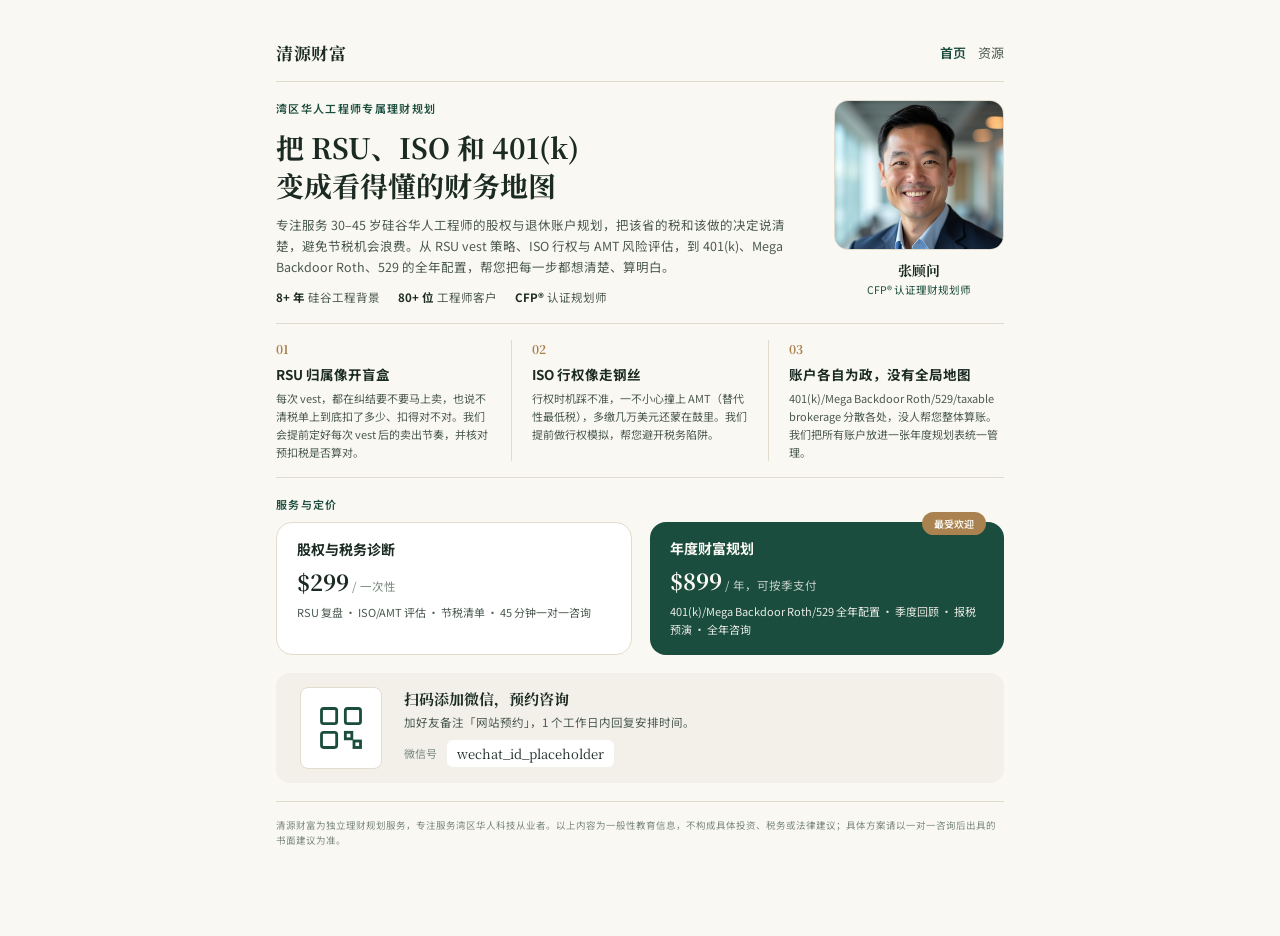
<file: index.html>
<!doctype html>
<html lang="zh">
<head>
<meta charset="utf-8">
<meta name="viewport" content="width=device-width, initial-scale=1">
<title>清源财富 · 湾区华人工程师专属理财规划</title>
<link rel="stylesheet" href="./styles.css">
</head>
<body>

<div style="max-width:816px;margin:0 auto;padding:40px 44px 88px;display:flex;flex-direction:column;gap:18px;">

  <header class="qy-header">
    <div class="p-serif qy-header__brand">清源财富</div>
    <div style="display:flex;align-items:center;gap:16px;">
      <nav style="display:flex;align-items:center;gap:12px;">
        <a href="./index.html" class="qy-nav-link is-active">首页</a>
        <a href="./resources.html" class="qy-nav-link">资源</a>
      </nav>
    </div>
  </header>

  <section style="display:flex;gap:26px;">
    <div style="flex:1;display:flex;flex-direction:column;justify-content:center;">
      <div style="font-size:11px;font-weight:600;letter-spacing:0.12em;text-transform:uppercase;color:var(--color-accent);margin-bottom:12px;">湾区华人工程师专属理财规划</div>
      <h1 class="p-serif" style="font-size:28px;line-height:1.36;margin:0 0 10px;font-weight:700;">把 RSU、ISO 和 401(k)<br>变成看得懂的财务地图</h1>
      <p style="font-size:12.5px;line-height:1.68;color:var(--color-ink-secondary);margin:0 0 12px;">专注服务 30–45 岁硅谷华人工程师的股权与退休账户规划，把该省的税和该做的决定说清楚，避免节税机会浪费。从 RSU vest 策略、ISO 行权与 AMT 风险评估，到 401(k)、Mega Backdoor Roth、529 的全年配置，帮您把每一步都想清楚、算明白。</p>
      <div style="display:flex;gap:18px;font-size:11.5px;color:var(--color-ink-secondary);">
        <span><strong style="color:var(--color-ink);">8+ 年</strong> 硅谷工程背景</span>
        <span><strong style="color:var(--color-ink);">80+ 位</strong> 工程师客户</span>
        <span><strong style="color:var(--color-ink);">CFP&#174;</strong> 认证规划师</span>
      </div>
    </div>
    <div style="width:170px;flex-shrink:0;display:flex;flex-direction:column;align-items:center;">
      <div style="width:170px;height:150px;border-radius:var(--radius-md);overflow:hidden;border:1px solid var(--color-border);">
        <img src="./assets/advisor-photo.jpg" alt="张顾问" style="width:100%;height:100%;object-fit:cover;object-position:50% 12%;display:block;">
      </div>
      <div class="p-serif" style="font-size:14px;font-weight:700;margin-top:10px;">张顾问</div>
      <div style="font-size:10.5px;color:var(--color-accent);text-align:center;margin-top:2px;">CFP&#174; 认证理财规划师</div>
    </div>
  </section>

  <section style="border-top:1px solid var(--color-border);border-bottom:1px solid var(--color-border);padding:16px 0;display:flex;gap:20px;">
    <div style="flex:1;">
      <div class="p-serif" style="font-size:12px;font-weight:700;color:var(--color-gold);margin-bottom:7px;">01</div>
      <h3 style="font-size:13.5px;font-weight:700;margin:0 0 6px;">RSU 归属像开盲盒</h3>
      <p style="font-size:11px;line-height:1.62;color:var(--color-ink-secondary);margin:0;">每次 vest，都在纠结要不要马上卖，也说不清税单上到底扣了多少、扣得对不对。我们会提前定好每次 vest 后的卖出节奏，并核对预扣税是否算对。</p>
    </div>
    <div style="flex:1;border-left:1px solid var(--color-border);padding-left:20px;">
      <div class="p-serif" style="font-size:12px;font-weight:700;color:var(--color-gold);margin-bottom:7px;">02</div>
      <h3 style="font-size:13.5px;font-weight:700;margin:0 0 6px;">ISO 行权像走钢丝</h3>
      <p style="font-size:11px;line-height:1.62;color:var(--color-ink-secondary);margin:0;">行权时机踩不准，一不小心撞上 AMT（替代性最低税），多缴几万美元还蒙在鼓里。我们提前做行权模拟，帮您避开税务陷阱。</p>
    </div>
    <div style="flex:1;border-left:1px solid var(--color-border);padding-left:20px;">
      <div class="p-serif" style="font-size:12px;font-weight:700;color:var(--color-gold);margin-bottom:7px;">03</div>
      <h3 style="font-size:13.5px;font-weight:700;margin:0 0 6px;">账户各自为政，没有全局地图</h3>
      <p style="font-size:11px;line-height:1.62;color:var(--color-ink-secondary);margin:0;">401(k)&#47;Mega Backdoor Roth&#47;529&#47;taxable brokerage 分散各处，没人帮您整体算账。我们把所有账户放进一张年度规划表统一管理。</p>
    </div>
  </section>

  <section style="display:flex;flex-direction:column;">
    <div style="font-size:11px;font-weight:600;letter-spacing:0.12em;text-transform:uppercase;color:var(--color-accent);margin-bottom:10px;">服务与定价</div>
    <div style="display:flex;gap:18px;">
      <div style="flex:1;background:var(--color-surface);border:1px solid var(--color-border);border-radius:var(--radius-lg);padding:16px 20px;display:flex;flex-direction:column;gap:7px;">
        <div style="font-size:14px;font-weight:700;">股权与税务诊断</div>
        <div><span class="p-serif" style="font-size:22px;font-weight:700;">$299</span><span style="font-size:11.5px;color:var(--color-ink-muted);"> &#47; 一次性</span></div>
        <div style="font-size:11px;line-height:1.6;color:var(--color-ink-secondary);">RSU 复盘 &#183; ISO&#47;AMT 评估 &#183; 节税清单 &#183; 45 分钟一对一咨询</div>
      </div>
      <div style="flex:1;background:var(--color-accent);color:var(--color-bg-page);border-radius:var(--radius-lg);padding:16px 20px;display:flex;flex-direction:column;gap:7px;position:relative;">
        <div style="position:absolute;top:-10px;right:18px;background:var(--color-gold);color:var(--color-bg-page);font-size:10px;font-weight:600;padding:4px 12px;border-radius:var(--radius-pill);">最受欢迎</div>
        <div style="font-size:14px;font-weight:700;">年度财富规划</div>
        <div><span class="p-serif" style="font-size:22px;font-weight:700;">$899</span><span style="font-size:11.5px;opacity:0.75;"> &#47; 年，可按季支付</span></div>
        <div style="font-size:11px;line-height:1.6;opacity:0.92;">401(k)&#47;Mega Backdoor Roth&#47;529 全年配置 &#183; 季度回顾 &#183; 报税预演 &#183; 全年咨询</div>
      </div>
    </div>
  </section>

  <section style="display:flex;align-items:center;gap:22px;background:var(--color-bg-alt);border-radius:var(--radius-md);padding:14px 24px;">
    <div style="width:82px;height:82px;background:var(--color-surface);border:1px solid var(--color-border);border-radius:var(--radius-sm);display:flex;align-items:center;justify-content:center;flex-shrink:0;">
      <svg width="52" height="52" viewBox="0 0 24 24" fill="none"><rect x="3" y="3" width="7" height="7" rx="1" stroke="#1B4D3E" stroke-width="1.3"/><rect x="14" y="3" width="7" height="7" rx="1" stroke="#1B4D3E" stroke-width="1.3"/><rect x="3" y="14" width="7" height="7" rx="1" stroke="#1B4D3E" stroke-width="1.3"/><rect x="14" y="14" width="3" height="3" stroke="#1B4D3E" stroke-width="1.3"/><rect x="18" y="18" width="3" height="3" stroke="#1B4D3E" stroke-width="1.3"/></svg>
    </div>
    <div style="flex:1;">
      <div class="p-serif" style="font-size:15px;font-weight:700;margin-bottom:4px;">扫码添加微信，预约咨询</div>
      <div style="font-size:11.5px;color:var(--color-ink-secondary);line-height:1.6;margin-bottom:8px;">加好友备注「网站预约」，1 个工作日内回复安排时间。</div>
      <div style="display:flex;align-items:center;gap:10px;">
        <span style="font-size:11px;color:var(--color-ink-muted);">微信号</span>
        <span class="p-serif" style="font-size:13px;background:var(--color-surface);padding:4px 10px;border-radius:6px;">wechat_id_placeholder</span>
      </div>
    </div>
  </section>

  <footer class="qy-footer">
    清源财富为独立理财规划服务，专注服务湾区华人科技从业者。以上内容为一般性教育信息，不构成具体投资、税务或法律建议；具体方案请以一对一咨询后出具的书面建议为准。
  </footer>

</div>

</body>
</html>
</file>
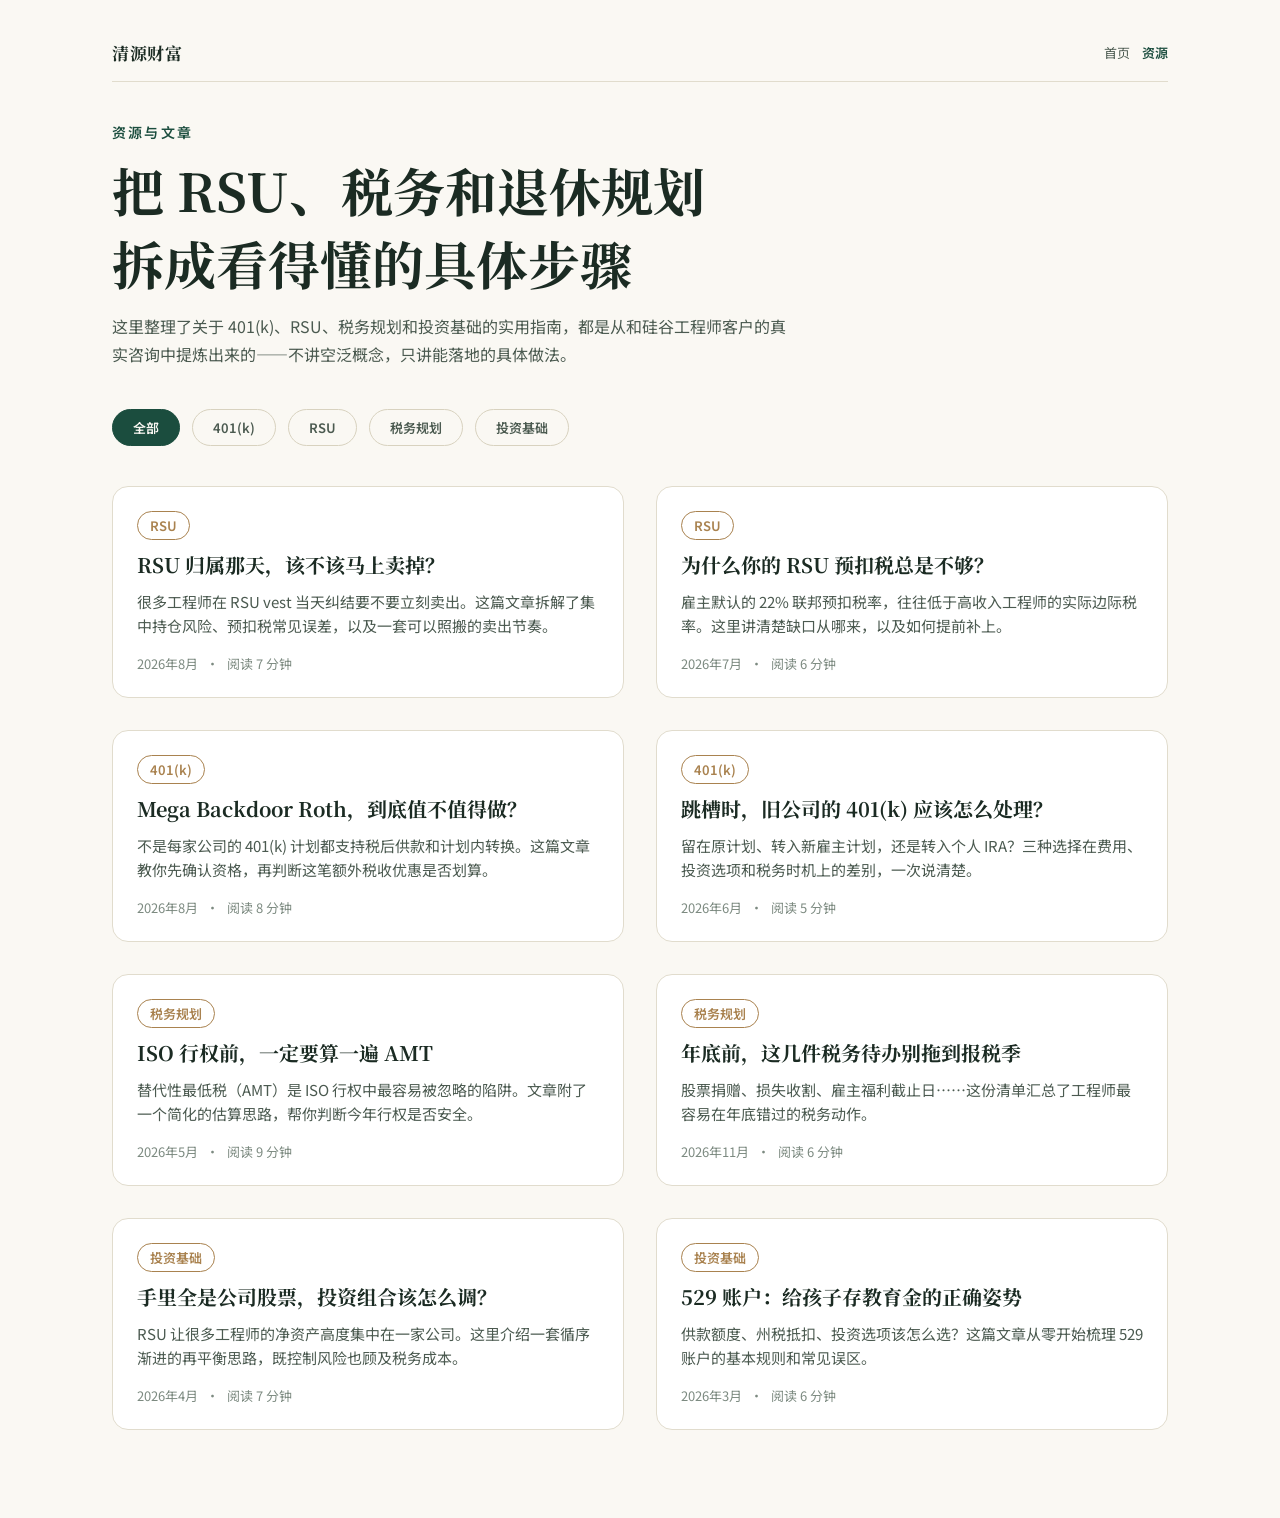
<file: resources.html>
<!doctype html>
<html lang="zh">
<head>
<meta charset="utf-8">
<meta name="viewport" content="width=device-width, initial-scale=1">
<title>清源财富 · 资源与文章</title>
<link rel="stylesheet" href="./styles.css">
</head>
<body>

<div style="max-width:1200px;margin:0 auto;padding:40px 72px 88px;display:flex;flex-direction:column;gap:40px;">

  <header class="qy-header">
    <div class="p-serif qy-header__brand">清源财富</div>
    <div style="display:flex;align-items:center;gap:16px;">
      <nav style="display:flex;align-items:center;gap:12px;">
        <a href="./index.html" class="qy-nav-link">首页</a>
        <a href="./resources.html" class="qy-nav-link is-active">资源</a>
      </nav>
    </div>
  </header>

  <section style="display:flex;flex-direction:column;gap:12px;">
    <div style="font-size:14px;font-weight:600;letter-spacing:0.16em;text-transform:uppercase;color:var(--color-accent);">资源与文章</div>
    <h1 class="p-serif" style="font-size:var(--text-h1-size);line-height:var(--text-h1-line);font-weight:700;margin:0;">把 RSU、税务和退休规划<br>拆成看得懂的具体步骤</h1>
    <p style="font-size:16px;line-height:1.8;color:var(--color-ink-secondary);max-width:680px;margin:0;">这里整理了关于 401(k)、RSU、税务规划和投资基础的实用指南，都是从和硅谷工程师客户的真实咨询中提炼出来的——不讲空泛概念，只讲能落地的具体做法。</p>
  </section>

  <div id="qy-tabs" style="display:flex;gap:12px;flex-wrap:wrap;"></div>

  <div id="qy-grid" class="qy-grid"></div>

</div>

<script src="./resources.js"></script>
</body>
</html>
</file>
<file: styles.css>
@import url("./tokens.css");
@import url("https://fonts.googleapis.com/css2?family=Noto+Serif+SC:wght@400;600;700&family=Noto+Sans+SC:wght@400;500;700&display=swap");

* {
  box-sizing: border-box;
}

body {
  margin: 0;
  background: var(--color-bg-page);
  color: var(--color-ink);
  font-family: var(--font-sans);
}

.p-serif {
  font-family: var(--font-serif);
}

a {
  color: inherit;
}

/* ---------- shared header / footer ---------- */

.qy-header {
  display: flex;
  align-items: center;
  justify-content: space-between;
  border-bottom: 1px solid var(--color-border);
  padding-bottom: var(--space-4);
}

.qy-header__brand {
  font-size: 17px;
  font-weight: 700;
  letter-spacing: 0.03em;
}

.qy-header__tagline {
  font-size: 11px;
  color: var(--color-ink-muted);
}

.qy-footer {
  border-top: 1px solid var(--color-border);
  padding-top: var(--space-4);
  font-size: 9.5px;
  color: var(--color-ink-muted);
  line-height: 1.6;
}

/* ---------- resources page ---------- */

.qy-tab {
  border: none;
  cursor: pointer;
  font-family: var(--font-sans);
  font-size: 13px;
  font-weight: 600;
  padding: 8px 20px;
  border-radius: var(--radius-pill);
  background: transparent;
  border: 1px solid var(--color-border-control);
  color: var(--color-ink-secondary);
  transition: background 0.15s ease, color 0.15s ease, border-color 0.15s ease;
}

.qy-tab:hover {
  border-color: var(--color-accent);
  color: var(--color-accent);
}

.qy-tab.is-active {
  background: var(--color-accent);
  border-color: var(--color-accent);
  color: var(--color-bg-page);
}

.qy-tab.is-active:hover {
  color: var(--color-bg-page);
}

.qy-card {
  background: var(--color-surface);
  border: 1px solid var(--color-border);
  border-radius: var(--radius-lg);
  padding: var(--space-6);
  display: flex;
  flex-direction: column;
  gap: var(--space-3);
}

.qy-card__tag {
  display: inline-flex;
  align-self: flex-start;
  padding: 4px 12px;
  border: 1px solid var(--color-gold);
  border-radius: var(--radius-pill);
  font-size: 13px;
  font-weight: 600;
  color: var(--color-gold);
}

.qy-card__title {
  margin: 0;
  font-size: var(--text-h3-size);
  line-height: var(--text-h3-line);
  font-weight: 700;
}

.qy-card__excerpt {
  margin: 0;
  font-size: var(--text-body-tight-size);
  line-height: var(--text-body-tight-line);
  color: var(--color-ink-secondary);
  display: -webkit-box;
  -webkit-line-clamp: 2;
  -webkit-box-orient: vertical;
  overflow: hidden;
}

.qy-card__meta {
  display: flex;
  align-items: center;
  gap: var(--space-2);
  font-size: var(--text-caption-size);
  color: var(--color-ink-muted);
  margin-top: var(--space-1);
}

.qy-grid {
  display: grid;
  grid-template-columns: repeat(2, minmax(0, 1fr));
  gap: var(--space-8);
}

@media (max-width: 720px) {
  .qy-grid {
    grid-template-columns: 1fr;
  }
}

.qy-nav-link {
  font-size: var(--text-caption-size);
  color: var(--color-ink-secondary);
  text-decoration: none;
}

.qy-nav-link:hover {
  color: var(--color-accent);
}

.qy-nav-link.is-active {
  color: var(--color-accent);
  font-weight: 600;
}
</file>
